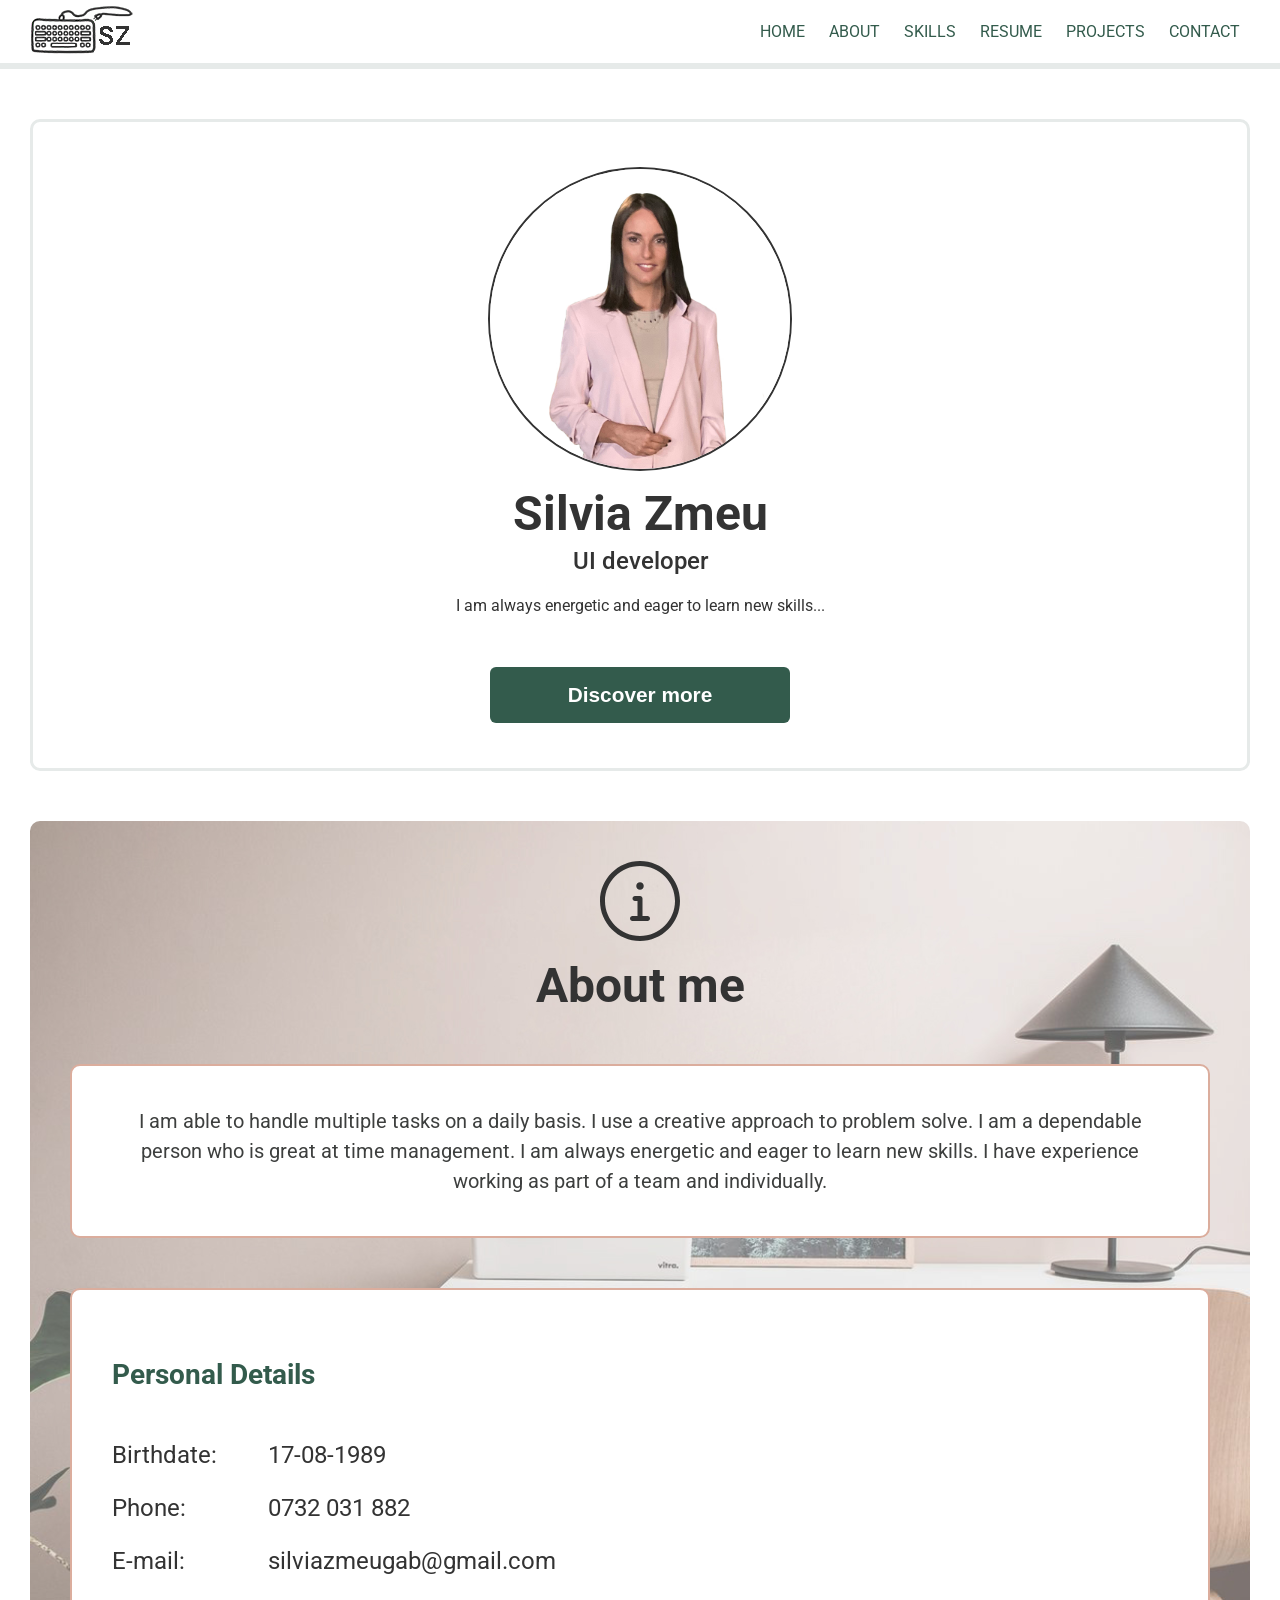
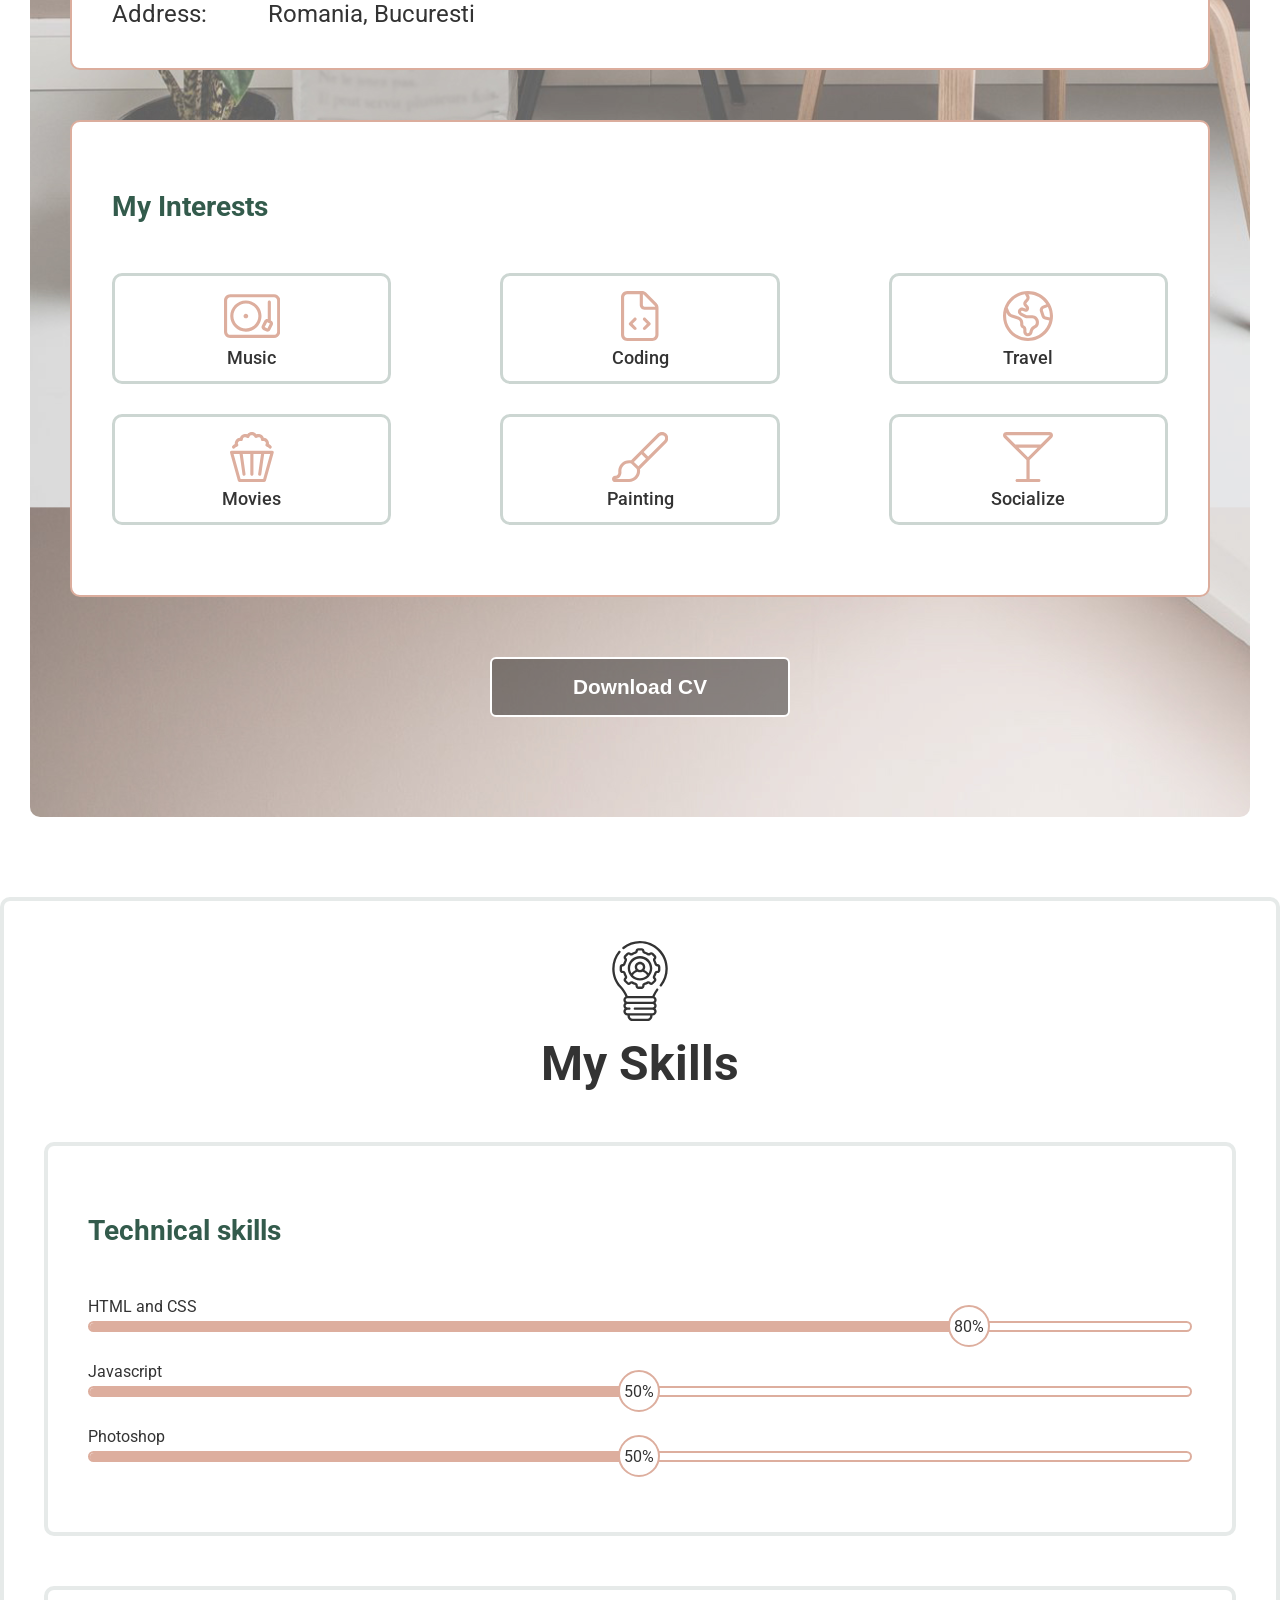
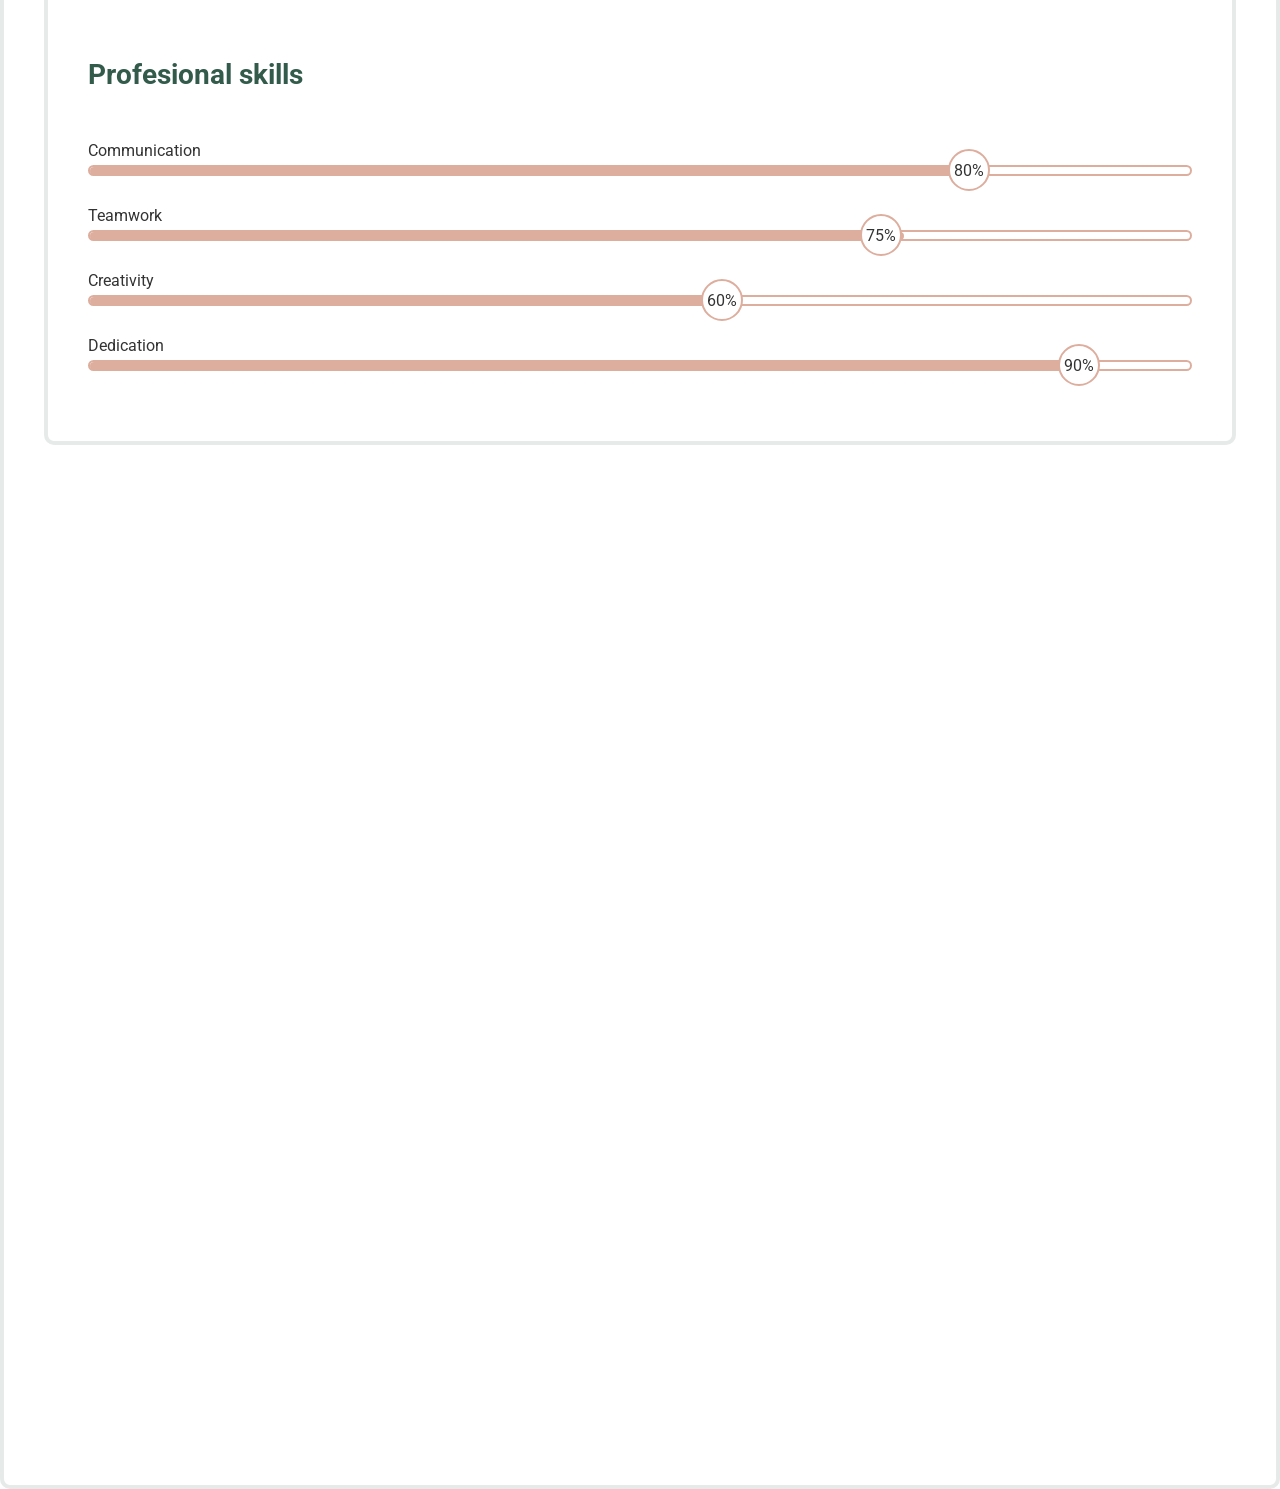
<file: index.html>
<!DOCTYPE html>
<html lang="en">
<head>
    <meta charset="UTF-8">
    <meta http-equiv="X-UA-Compatible" content="IE=edge">
    <meta name="viewport" content="width=device-width, initial-scale=1.0">
    <meta name="viewport" content="width=device-width, initial-scale=1, minimum-scale=1, user-scalable=no">
    <title>Silvia Zmeu</title>
    <link rel="stylesheet" href="style.css">
    <link rel="preconnect" href="https://fonts.googleapis.com">
<link rel="preconnect" href="https://fonts.gstatic.com" crossorigin>
<link href="https://fonts.googleapis.com/css2?family=Roboto:wght@400;500;700&display=swap" rel="stylesheet">
</head>
<body>
    <header class="header">
        <div class="header--desktop">
            <div class="logo__wrapper">
                <a href="" class="logo"> 
                    <img src="images/logo.png" alt="">
                </a>
            </div>
            <nav class="nav nav--global">
                <ul class="nav__list">
                    <li class="nav__item">
                        <a href="index.html" class="nav__link">Home</a>
                    </li>
                    <li class="nav__item">
                        <a href="about.html" class="nav__link">About</a>
                    </li>
                    <li class="nav__item">
                        <a href="skills.html" class="nav__link">Skills</a>
                    </li>
                    <li class="nav__item">
                        <a href="resume.html" class="nav__link">Resume</a>
                    </li>
                    <li class="nav__item">
                        <a href="projects.html" class="nav__link">Projects</a>
                    </li>
                    <li class="nav__item">
                        <a href="contact.html" class="nav__link">Contact</a>
                    </li>
                </ul>
            </nav>
        </div>
        

        <div class="header--mobile">
            <div class="header--mobile__wrapper">
                <div class="logo__wrapper">
                    <a href="" class="logo">
                        <img src="images/logo.png" alt="">
                    </a>
                </div>
                <div class="svg-wrapper">
                    <a href="javascript:void(0);"  onclick="openDropdown()">
                        <svg id="menu" xmlns="http://www.w3.org/2000/svg" viewBox="0 0 448 512"> <path d="M0 80C0 71.16 7.164 64 16 64H432C440.8 64 448 71.16 448 80C448 88.84 440.8 96 432 96H16C7.164 96 0 88.84 0 80zM0 240C0 231.2 7.164 224 16 224H432C440.8 224 448 231.2 448 240C448 248.8 440.8 256 432 256H16C7.164 256 0 248.8 0 240zM432 416H16C7.164 416 0 408.8 0 400C0 391.2 7.164 384 16 384H432C440.8 384 448 391.2 448 400C448 408.8 440.8 416 432 416z"/></svg>    
                        <svg id="close" class="hidden" xmlns="http://www.w3.org/2000/svg" viewBox="0 0 448 512"><path d="M420.7 36.69C426.9 30.44 437.1 30.44 443.3 36.69C449.6 42.93 449.6 53.06 443.3 59.31L246.6 256L443.3 452.7C449.6 458.9 449.6 469.1 443.3 475.3C437.1 481.6 426.9 481.6 420.7 475.3L224 278.6L27.31 475.3C21.07 481.6 10.94 481.6 4.686 475.3C-1.562 469.1-1.562 458.9 4.686 452.7L201.4 256L4.686 59.31C-1.562 53.07-1.562 42.94 4.686 36.69C10.93 30.44 21.06 30.44 27.31 36.69L224 233.4L420.7 36.69z"/></svg>
                    </a>
                </div>
            </div>
            <nav class="dropdown-menu hidden" id="dropdown-menu">
                <ul class="nav__list">
                    <li class="nav__item">
                        <a href="index.html" class="nav__link">Home</a>
                    </li>
                    <li class="nav__item">
                        <a href="about.html" class="nav__link">About</a>
                    </li>
                    <li class="nav__item">
                        <a href="skills.html" class="nav__link">Skills</a>
                    </li>
                    <li class="nav__item">
                        <a href="resume.html" class="nav__link">Resume</a>
                    </li>
                    <li class="nav__item">
                        <a href="projects.html" class="nav__link">Projects</a>
                    </li>
                    <li class="nav__item">
                        <a href="contact.html" class="nav__link">Contact</a>
                    </li>
                </ul>
            </nav>
        </div>
    </header>

    <!--PROFILE-->
    <main>
        <div class="home">
            <div class="home__side-pic home__side-pic--left"> </div>
            <div class="home__profile">
                <div class="home__profile-pic">
                        <img src="/images/profile-800.jpg" alt="">                   
                </div>
                <h3>Silvia Zmeu</h3>
                <h4>UI developer</h4>
                <p>I am always energetic and eager to learn new skills...
                </p>
                <button class="button button--primary">Discover more</button>
            </div>
            <div class="home__side-pic home__side-pic--right"></div>
        </div> 

        <!--ABOUT-->
        <div class="category__container about">
            <div class="category-header">
                <svg xmlns="http://www.w3.org/2000/svg" viewBox="0 0 512 512"><path d="M256 0C114.6 0 0 114.6 0 256s114.6 256 256 256s256-114.6 256-256S397.4 0 256 0zM256 480c-123.5 0-224-100.5-224-224s100.5-224 224-224s224 100.5 224 224S379.5 480 256 480zM256 184c13.25 0 24-10.74 24-24c0-13.25-10.75-24-24-24S232 146.7 232 160C232 173.3 242.7 184 256 184zM304 352h-32V240C272 231.2 264.8 224 256 224H224C215.2 224 208 231.2 208 240S215.2 256 224 256h16v96h-32C199.2 352 192 359.2 192 368C192 376.8 199.2 384 208 384h96c8.836 0 16-7.164 16-16C320 359.2 312.8 352 304 352z"/></svg>           
                <h3 class="category-header__title">About me</h3>
            </div>
            <p>
                I am able to handle multiple tasks on a daily basis.
                I use a creative approach to problem solve.
                I am a dependable person who is great at time management.
                I am always energetic and eager to learn new skills.
                I have experience working as part of a team and individually.
            </p>
            <div class="about__cards">
                <div class="about__personal">
                    <h3>Personal Details</h3>
                    <div>
                        <label for="">Birthdate:</label>
                        <span>17-08-1989</span>
                    </div>
                    <div>
                        <label for="">Phone:</label>
                        <span>0732 031 882</span>
                    </div>
                    <div>   
                        <label for="">E-mail:</label>
                        <span>silviazmeugab@gmail.com</span>
                    </div>
                    <div>
                        <label for="">Address:</label>
                        <span>Romania, Bucuresti</span>
                    </div>
                </div>
                <div class="about__interests">
                    <h3 class="about__interests__title">My Interests</h3>
                    <div class="about__interests__container">
                        <div class="about__interests__item">
                            <svg xmlns="http://www.w3.org/2000/svg" viewBox="0 0 576 512"><path d="M224 232C210.8 232 200 242.8 200 256S210.8 280 224 280S248 269.3 248 256S237.3 232 224 232zM512 32H64C28.63 32 0 60.63 0 96v320c0 35.38 28.62 64 64 64h448c35.38 0 64-28.62 64-64V96C576 60.63 547.4 32 512 32zM544 416c0 17.62-14.38 32-32 32H64c-17.62 0-32-14.38-32-32V96c0-17.62 14.38-32 32-32h448c17.62 0 32 14.38 32 32V416zM224 96C135.6 96 64 167.6 64 256s71.63 160 160 160s160-71.63 160-160S312.4 96 224 96zM224 384c-70.75 0-128-57.25-128-128s57.25-128 128-128s128 57.25 128 128C351.9 326.6 294.6 383.9 224 384zM484.5 304.5L480 302.2V112C480 103.2 472.8 96 464 96S448 103.2 448 112V288c-13.38-2.875-27.12 3.125-34 15l.5001 .25c-4.5 7.374-11.1 21.87-27.12 52.12c-7.887 15.77-1.529 34.96 14.23 42.87l28.64 14.38C434.8 414.9 439.6 416 444.5 416c3.5 0 7-.5 10.25-1.625c8-2.625 14.62-8.5 18.5-16l25.62-50.88C506.8 331.6 500.4 312.4 484.5 304.5zM444.6 384L416 369.8c0 0 23.62-46.75 25.75-50.75l28.5 14.12L444.6 384z"/></svg>
                            <h3>Music</h3>
                        </div>
                        <div class="about__interests__item">
                            <svg xmlns="http://www.w3.org/2000/svg" viewBox="0 0 384 512"><path d="M155.3 276.7c-6.25-6.25-16.38-6.25-22.62 0l-48 48c-6.25 6.25-6.25 16.38 0 22.62l48 48C135.8 398.4 139.9 400 144 400s8.188-1.562 11.31-4.688c6.25-6.25 6.25-16.38 0-22.62L118.6 336l36.69-36.69C161.6 293.1 161.6 282.9 155.3 276.7zM365.3 125.3l-106.5-106.5C246.7 6.742 230.5 0 213.5 0H64C28.65 0 0 28.66 0 64l.0065 384c0 35.34 28.65 64 64 64H320c35.35 0 64-28.66 64-64V170.5C384 153.5 377.3 137.3 365.3 125.3zM224 34.08c4.477 1.562 8.666 3.844 12.12 7.297l106.5 106.5C346.1 151.3 348.4 155.5 349.9 160H240C231.2 160 224 152.8 224 144V34.08zM352 448c0 17.64-14.36 32-32 32H64c-17.64 0-32-14.36-32-32V64c0-17.64 14.36-32 32-32h128v112C192 170.5 213.5 192 240 192H352V448zM228.7 299.3L265.4 336l-36.69 36.69c-6.25 6.25-6.25 16.38 0 22.62C231.8 398.4 235.9 400 240 400s8.188-1.562 11.31-4.688l48-48c6.25-6.25 6.25-16.38 0-22.62l-48-48c-6.25-6.25-16.38-6.25-22.62 0S222.4 293.1 228.7 299.3z"/></svg>                    
                            <h3>Coding</h3>
                        </div>
                        <div class="about__interests__item">
                            <svg xmlns="http://www.w3.org/2000/svg" viewBox="0 0 512 512"><path d="M0 256C0 114.6 114.6 0 256 0C397.4 0 512 114.6 512 256C512 397.4 397.4 512 256 512C114.6 512 0 397.4 0 256zM256 480C363.5 480 453.3 404.3 475 303.2L429.2 291.8C413.2 287.8 400.5 275.1 395.3 260.4L378.4 209.7C370.3 185.6 382.5 159.4 406.1 149.9L444.3 134.6C405 73.82 337.1 33.24 259.6 32.03L266.7 44.48C276.8 62.09 274.7 84.13 261.5 99.53L241.3 123C238.8 125.1 238.8 130.3 241.3 133.3L259.2 154.8C269.1 166.7 270 183.8 261.4 196.7C252.6 209.9 236.1 215.6 221.1 210.6L196.9 202.5C194.5 201.7 191.1 201.9 189.8 202.1C185.2 205.3 183.3 210.9 185.6 215.5L186.3 216.8C187.4 218.9 189.1 220.6 191.2 221.7L237 244.6C241.5 246.8 246.4 247.1 251.3 247.1H300.1C317.1 247.1 333.4 254.7 345.4 266.7L349.3 270.6C361.3 282.6 368 298.9 368 315.9V324.1C368 347.1 355.7 368.3 335.8 379.7L324.2 386.3C315 391.5 308.4 400.3 305.9 410.5L301.5 428.1C296.2 449.2 277.2 464 255.4 464C229.2 464 208 442.8 208 416.6V393.9C208 388.1 205.2 384.5 200.8 382.3C185.6 374.7 176 359.1 176 342.1V327.1C176 310.8 165.4 296.5 149.9 291.6L86.86 271.9C64.9 265 46.96 249.1 37.62 228L34.66 221.4C32.91 232.7 32 244.2 32 255.1C32 379.7 132.3 480 256 480L256 480zM48.02 172.7L66.86 215C72.47 227.7 83.23 237.2 96.41 241.4L159.4 261.1C188.3 270.1 208 296.8 208 327.1V342.1C208 347 210.8 351.5 215.2 353.7C230.4 361.3 240 376.9 240 393.9V416.6C240 425.1 246.9 432 255.4 432C262.5 432 268.7 427.2 270.4 420.3L274.8 402.7C279.5 384.1 291.6 368.1 308.3 358.5L319.9 351.9C329.8 346.2 336 335.6 336 324.1V315.9C336 307.4 332.6 299.3 326.6 293.3L322.7 289.4C316.7 283.4 308.6 280 300.1 280H251.3C241.4 280 231.6 277.7 222.7 273.2L176.8 250.3C168.6 246.2 161.8 239.4 157.7 231.2L157 229.8C146.8 209.4 155.1 184.6 175.5 174.4C185.3 169.5 196.6 168.7 207 172.1L231.2 180.2C232.5 180.7 234 180.2 234.8 178.1C235.5 177.8 235.5 176.3 234.6 175.3L216.7 153.8C204.2 138.8 204.3 117 217.1 102.2L237.2 78.71C241.6 73.58 242.3 66.23 238.9 60.36L224 34.27C143.8 45.74 77.28 99.71 48.02 172.7H48.02zM459.8 162.9L417.1 179.6C410.1 182.8 406 191.5 408.7 199.6L425.6 250.3C427.4 255.5 431.6 259.4 436.9 260.7L479.5 271.4C479.8 266.3 480 261.2 480 256C480 222.8 472.8 191.3 459.8 162.9V162.9z"/></svg>                    
                            <h3>Travel</h3>
                        </div>
                        <div class="about__interests__item">
                            <svg xmlns="http://www.w3.org/2000/svg" viewBox="0 0 448 512"><path d="M444.8 198.3C441.7 194.3 437 192 432 192h-416C11 192 6.281 194.3 3.25 198.3c-3 3.984-4 9.156-2.656 13.97l80 288C82.5 507.2 88.81 512 96 512h256c7.188 0 13.5-4.797 15.41-11.72l80-288C448.8 207.5 447.8 202.3 444.8 198.3zM339.8 480H108.2L37.06 224h61.06l30.04 210.3C129.3 442.3 136.2 448 143.1 448c.75 0 1.531-.0469 2.281-.1562c8.75-1.25 14.84-9.359 13.59-18.11L130.5 224L208 224V432c0 8.844 7.156 16 16 16s16-7.156 16-16V224L317.5 224l-29.39 205.7c-1.25 8.75 4.844 16.86 13.59 18.11C302.5 447.1 303.3 448 304 448c7.812 0 14.66-5.75 15.81-13.73L349.9 224h61.06L339.8 480zM22.41 147.1c5.969-10.73 15.41-19.09 26.72-24.06C47.5 111.3 49.75 99.03 55.94 88.5c9.625-16.83 27.12-27.36 46.31-28.75c5.719-16.83 19.41-30.42 37.44-35.95c11.88-3.844 24.75-3.719 36.5 .125c7.219-10 17.56-17.53 29.59-21.25c25.16-7.547 51.69 1.75 65.81 21.28c11.88-3.922 24.84-4.062 36.91-.2187c18 5.656 31.66 19.27 37.31 36.03c19.16 1.406 36.66 11.95 46.34 28.91c6.062 10.66 8.281 22.69 6.656 34.34c11 4.891 20.34 13.11 26.59 23.73c4.5 7.609 1.938 17.42-5.656 21.89c-7.625 4.422-17.44 1.984-21.91-5.672c-4.375-7.391-12.09-12.23-20.66-12.92c-5.406-.4531-10.22-3.609-12.78-8.391c-2.562-4.797-2.531-10.55 .0938-15.31c3.781-6.844 3.719-15.02-.1562-21.83c-5.438-9.547-17.28-14.64-28.59-12.36c-4.625 1-9.5-.2656-13.19-3.25s-5.875-7.453-5.938-12.2c-.1562-10.14-7.312-19.17-17.81-22.47c-8.344-2.672-17.66-1.172-24.75 4.062c-4.812 3.594-11.28 4.203-16.75 1.469c-4.25-2.141-7.281-6.031-8.375-10.53c-.0625-.2187-.1562-.4375-.2187-.6562C244.4 35.84 229.4 29 215.2 33.28C207.2 35.72 200.9 42 198.4 50.06C196.8 54.97 193 58.83 188.1 60.42C183.2 62.02 177.8 61.17 173.7 58.14c-7-5.094-16.16-6.5-24.38-3.828C138.7 57.56 131.6 66.59 131.4 76.83c-.125 4.734-2.312 9.156-6 12.12C121.7 91.89 116.9 93.16 112.3 92.16C100.9 89.89 89.09 94.97 83.66 104.5c-4 6.781-4.031 15.02-.25 21.66C86.09 130.9 86.19 136.7 83.69 141.5S76.38 149.5 70.97 150c-8.844 .8125-16.75 5.641-20.62 12.61C47.44 167.9 41.97 170.9 36.38 170.9c-2.656 0-5.312-.6406-7.781-2.016C20.88 164.5 18.09 154.8 22.41 147.1z"/></svg>                    
                            <h3>Movies</h3>
                        </div>
                        <div class="about__interests__item">
                            <svg xmlns="http://www.w3.org/2000/svg" viewBox="0 0 576 512"><path d="M557.2 109.3L286.3 380.2C287.4 386.6 288 393.2 288 400C288 461.9 237.9 512 176 512H32C14.33 512 0 497.7 0 480C0 462.3 14.33 448 32 448H36.81C54.44 448 66.4 429.1 64.59 411.6C64.2 407.8 64 403.9 64 400C64 338.1 114.1 288 176 288C182.7 288 189.3 288.6 195.7 289.7L466.7 18.75C491.7-6.248 532.2-6.248 557.2 18.75C582.2 43.74 582.2 84.26 557.2 109.3L557.2 109.3zM489.3 41.37L324.6 206L369.9 251.3L534.5 86.63C547 74.13 547 53.87 534.5 41.37C522 28.88 501.8 28.88 489.3 41.37V41.37zM224.6 306L269.9 351.3L347.3 273.9L302 228.6L224.6 306zM195.9 322.5C189.5 320.9 182.9 320 176 320C131.8 320 96 355.8 96 400C96 402.8 96.14 405.6 96.43 408.3C98.15 425 93.42 441.9 83.96 455.1C74.31 468.5 58 480 36.81 480H176C220.2 480 256 444.2 256 400C256 393.1 255.1 386.5 253.5 380.1L195.9 322.5z"/></svg>                
                            <h3>Painting</h3>
                        </div> 
                         <div class="about__interests__item"> 
                            <svg xmlns="http://www.w3.org/2000/svg" viewBox="0 0 512 512"><path d="M502 57.63C523.3 36.38 508.3 0 478.3 0H33.72C3.711 0-11.29 36.38 9.962 57.63l230 230V480H144c-8.836 0-16 7.164-16 16s7.164 16 16 16h224c8.838 0 16-7.164 16-16S376.8 480 368 480h-95.1V287.6L502 57.63zM480 32l-94.99 96H126.1L32 32H480zM256 258.4L158.7 160h194.7L256 258.4z"/></svg>                    
                            <h3>Socialize</h3>
                        </div>
                    </div>
                </div>     
            </div>
            <button class="button button--secondary">Download CV</button>
        </div>

         <!--SKILLS-->
        <div class="category__container skills">
            <div class="category-header">
                <svg id="Capa_1" enable-background="new 0 0 512 512" height="512" viewBox="0 0 512 512" width="" xmlns="http://www.w3.org/2000/svg"><g><path d="m386.372 165.925c0-10.2-8.299-18.499-18.499-18.499h-1.242c-1.589 0-2.96-1.085-3.41-2.701-2.133-7.646-5.101-15.084-8.824-22.107-.765-1.442-.544-3.146.551-4.239l.633-.633c7.212-7.213 7.212-18.95 0-26.162l-14.785-14.784c-7.229-7.229-18.932-7.231-26.162 0l-.138.138c-1.12 1.119-2.85 1.325-4.311.509-7.212-4.026-14.878-7.244-22.785-9.564-1.44-.423-2.446-1.793-2.446-3.377 0-10.201-8.298-18.499-18.498-18.499h-20.908c-10.201 0-18.499 8.299-18.499 18.543 0 1.54-1.006 2.91-2.445 3.333-7.908 2.321-15.574 5.539-22.785 9.564-1.46.814-3.192.611-4.32-.518l-.13-.129c-7.223-7.223-18.932-7.231-26.161 0l-14.784 14.783c-7.229 7.229-7.231 18.931 0 26.162l.633.633c1.093 1.094 1.314 2.798.55 4.239-3.723 7.021-6.692 14.459-8.824 22.106-.451 1.616-1.821 2.702-3.41 2.702h-1.243c-10.201 0-18.499 8.299-18.499 18.499v20.907c0 10.201 8.299 18.499 18.499 18.499h2.228c1.538 0 2.897 1.04 3.381 2.589 2.293 7.342 5.37 14.474 9.145 21.197.727 1.295.464 2.97-.639 4.073l-1.821 1.82c-7.229 7.229-7.231 18.931 0 26.162l14.783 14.783c7.228 7.228 18.931 7.232 26.161 0l2.315-2.314c1.078-1.079 2.725-1.357 4.005-.674 6.659 3.551 13.701 6.428 20.93 8.548 1.432.42 2.431 1.813 2.431 3.389v3.346c0 10.2 8.299 18.499 18.499 18.499h20.908c10.2 0 18.498-8.299 18.498-18.499v-3.346c0-1.576 1-2.969 2.431-3.389 7.23-2.121 14.272-4.997 20.93-8.548 1.279-.682 2.927-.405 4.006.675l2.313 2.313c7.228 7.229 18.931 7.231 26.163 0l14.784-14.784c7.212-7.213 7.212-18.949-.001-26.162l-1.82-1.819c-1.103-1.104-1.367-2.78-.641-4.073 3.775-6.721 6.852-13.853 9.147-21.199.483-1.548 1.842-2.588 3.38-2.588h2.228c10.2 0 18.499-8.299 18.499-18.499v-20.905zm-14.999 20.907c0 1.931-1.57 3.501-3.501 3.501h-2.228c-8.135 0-15.248 5.271-17.697 13.115-1.983 6.349-4.643 12.515-7.908 18.326-4.003 7.13-2.723 16.186 3.113 22.024l1.82 1.82c1.365 1.365 1.365 3.586 0 4.951l-14.783 14.783c-1.367 1.367-3.583 1.369-4.952 0l-2.313-2.313c-5.705-5.706-14.617-7.066-21.669-3.303-5.756 3.07-11.844 5.556-18.094 7.39-7.777 2.281-13.208 9.593-13.208 17.781v3.346c0 1.93-1.57 3.5-3.5 3.5h-20.908c-1.931 0-3.501-1.57-3.501-3.5v-3.346c0-8.188-5.432-15.5-13.208-17.781-6.248-1.833-12.335-4.319-18.093-7.39-2.667-1.422-5.599-2.113-8.523-2.113-4.809 0-9.597 1.867-13.145 5.415l-2.315 2.314c-1.366 1.366-3.581 1.368-4.95 0l-14.784-14.783c-1.366-1.367-1.368-3.582 0-4.951l1.821-1.821c5.836-5.836 7.116-14.892 3.112-22.023-3.264-5.813-5.924-11.979-7.907-18.326-2.45-7.845-9.562-13.116-17.697-13.116h-2.228c-1.93 0-3.501-1.57-3.501-3.501v-20.907c0-1.93 1.57-3.5 3.501-3.5h1.243c8.269 0 15.612-5.622 17.857-13.671 1.844-6.61 4.41-13.039 7.629-19.11 3.87-7.3 2.585-16.089-3.196-21.87l-.633-.633c-1.366-1.367-1.368-3.582 0-4.951l14.784-14.784c.892-.892 1.933-1.025 2.474-1.025s1.583.133 2.485 1.035l.129.129c5.821 5.822 14.962 7.056 22.228 3 6.235-3.481 12.863-6.263 19.698-8.269 7.784-2.284 13.22-9.573 13.22-17.769 0-1.931 1.57-3.501 3.501-3.501h20.908c1.93 0 3.5 1.57 3.5 3.545 0 8.151 5.437 15.44 13.222 17.725 6.834 2.005 13.462 4.787 19.698 8.268 7.265 4.055 16.406 2.822 22.228-2.999l.139-.139c1.365-1.366 3.583-1.368 4.95 0l14.784 14.784c1.365 1.365 1.365 3.586 0 4.951l-.632.632c-5.783 5.782-7.067 14.571-3.197 21.871 3.218 6.071 5.786 12.501 7.628 19.11 2.245 8.049 9.588 13.671 17.858 13.671h1.242c1.931 0 3.501 1.57 3.501 3.5v20.908z"></path><path d="m256 96.26c-43.25 0-78.437 35.187-78.437 78.437 0 43.311 35.298 78.437 78.437 78.437 43.144 0 78.437-35.132 78.437-78.437 0-43.25-35.187-78.437-78.437-78.437zm0 141.876c-17.739 0-33.792-7.328-45.316-19.104 6.929-10.753 17.429-18.719 29.671-22.424 4.679 2.462 10 3.864 15.645 3.864s10.965-1.401 15.645-3.864c12.243 3.705 22.743 11.671 29.672 22.424-11.525 11.776-27.578 19.104-45.317 19.104zm-18.715-71.379c0-10.319 8.395-18.715 18.715-18.715s18.715 8.395 18.715 18.715c0 10.319-8.396 18.715-18.715 18.715s-18.715-8.395-18.715-18.715zm73.561 39.76c-6.999-9.208-16.188-16.494-26.717-21.204 3.526-5.327 5.586-11.704 5.586-18.556 0-18.59-15.124-33.714-33.714-33.714s-33.714 15.124-33.714 33.714c0 6.852 2.06 13.229 5.585 18.556-10.529 4.71-19.719 11.996-26.718 21.205-5.453-9.362-8.593-20.228-8.593-31.82 0-34.98 28.459-63.439 63.439-63.439s63.438 28.459 63.438 63.439c0 11.592-3.14 22.458-8.592 31.819z"></path><path d="m381.263 51.619c-33.873-33.629-78.869-51.966-126.577-51.614-40.215.291-78.124 13.808-109.628 39.09-3.231 2.593-3.748 7.312-1.156 10.543 2.593 3.229 7.312 3.748 10.543 1.155 28.845-23.148 63.545-35.523 100.35-35.789 43.742-.321 84.886 16.467 115.901 47.259 31.02 30.796 48.102 71.827 48.102 115.534 0 37.393-12.329 72.551-35.653 101.675-2.59 3.233-2.068 7.952 1.165 10.542 1.384 1.108 3.039 1.646 4.683 1.646 2.199 0 4.378-.962 5.858-2.812 25.115-31.358 38.946-70.796 38.946-111.051 0-47.734-18.657-92.545-52.534-126.178z"></path><path d="m370.942 305.203c-3.34-2.448-8.034-1.728-10.483 1.613-10.254 13.982-18.897 29.084-25.775 44.942h-157.261c-10.179-23.552-24.116-45.067-41.482-64.018-27.38-29.877-42.557-68.659-42.737-109.203-.168-37.868 13.102-74.882 37.368-104.22 2.64-3.192 2.192-7.919-.999-10.558-3.192-2.641-7.919-2.192-10.558.999-26.5 32.041-40.993 72.472-40.809 113.846.196 44.281 16.774 86.638 46.678 119.27 15.624 17.05 28.269 36.327 37.681 57.379-7.727 4.488-12.939 12.851-12.939 22.412 0 7.193 2.949 13.709 7.698 18.407-4.749 4.699-7.698 11.214-7.698 18.407s2.949 13.708 7.698 18.407c-4.749 4.699-7.698 11.214-7.698 18.407 0 14.284 11.622 25.906 25.906 25.906h.477v2.098c0 18.033 14.671 32.704 32.704 32.704h94.576c18.034 0 32.704-14.671 32.704-32.704v-2.098h.477c14.285 0 25.906-11.622 25.906-25.906 0-7.193-2.948-13.708-7.698-18.407 4.749-4.699 7.698-11.214 7.698-18.407s-2.948-13.708-7.698-18.407c4.749-4.699 7.698-11.214 7.698-18.407 0-9.532-5.178-17.872-12.866-22.371 6.253-13.946 13.978-27.243 23.045-39.608 2.449-3.341 1.726-8.034-1.613-10.483zm-49.948 174.093c0 9.763-7.943 17.706-17.706 17.706h-94.576c-9.763 0-17.706-7.943-17.706-17.706v-2.098h129.987v2.098zm-97.818-38.912h113.293c6.014 0 10.907 4.893 10.907 10.907s-4.893 10.907-10.907 10.907h-160.938c-6.014 0-10.907-4.893-10.907-10.907s4.893-10.907 10.907-10.907h12.585c4.142 0 7.499-3.358 7.499-7.499s-3.358-7.499-7.499-7.499h-12.585c-6.014 0-10.907-4.893-10.907-10.907s4.893-10.907 10.907-10.907h160.938c6.014 0 10.907 4.893 10.907 10.907s-4.893 10.907-10.907 10.907h-113.293c-4.142 0-7.499 3.358-7.499 7.499s3.357 7.499 7.499 7.499zm113.293-51.812h-160.938c-6.014 0-10.907-4.893-10.907-10.908 0-5.327 3.841-9.767 8.898-10.714.161-.021.323-.042.484-.074.5-.07 1.007-.12 1.526-.12h160.938c.544 0 1.075.053 1.599.131.167.033.334.055.501.077 5.012.982 8.807 5.404 8.807 10.7-.001 6.015-4.894 10.908-10.908 10.908z"></path></g></svg> 
                <h3 class="category-header__title">My Skills</h3>
            <div class="skills__cards">
                <div class="skills__tech">
                    <h3>Technical skills</h3>
                    <div>
                        <div class="skills__tech__item">
                            <p>HTML and CSS</p>
                            <div class="skills__tech__wrapper ">
                               <span class="amount amount--html"></span> 
                               <span class="bubble bubble--html">80%</span>
                            </div>
                        </div>
                        <div class="skills__tech__item">
                            <p>Javascript</p>
                            <div class="skills__tech__wrapper">
                               <span class="amount amount--js"></span> 
                               <span class="bubble bubble--js">50%</span>
                            </div>
                        </div>
                        <div class="skills__tech__item">
                            <p>Photoshop</p>
                            <div class="skills__tech__wrapper">
                               <span class="amount amount--psd"></span> 
                               <span class="bubble bubble--psd">50%</span>
                            </div>
                        </div>
                    </div>
                </div>
                <div class="skills__prof">
                    <h3>Profesional skills</h3>
                    <div>
                        <div class="skills__tech__item">
                            <p>Communication</p>
                            <div class="skills__tech__wrapper ">
                               <span class="amount amount--communication"></span> 
                               <span class="bubble bubble--communication">80%</span>
                            </div>
                        </div>
                        <div class="skills__tech__item">
                            <p>Teamwork</p>
                            <div class="skills__tech__wrapper">
                               <span class="amount amount--team-work"></span> 
                               <span class="bubble bubble--team-work">75%</span>
                            </div>
                        </div>
                        <div class="skills__tech__item">
                            <p>Creativity</p>
                            <div class="skills__tech__wrapper">
                               <span class="amount amount--creativity"></span> 
                               <span class="bubble bubble--creativity">60%</span>
                            </div>
                        </div>
                        <div class="skills__tech__item">
                            <p>Dedication</p>
                            <div class="skills__tech__wrapper">
                               <span class="amount amount--dedication"></span> 
                               <span class="bubble bubble--dedication">90%</span>
                            </div>
                        </div>
                    </div>
                </div>
            </div>
           
        </div>


        <div style="height:1000px"></div>
    </main>
   





    <footer>

    </footer>

    <script>
        function openDropdown() {
            var element = document.getElementById("dropdown-menu");
              element.classList.toggle("hidden");

            var element = document.getElementById("close");
            element.classList.toggle("hidden");

            var element = document.getElementById("menu");
            element.classList.toggle("hidden");
               
        }
    </script>
</body>
</file>
<file: style.css>
body {
  background: #fff;
  margin: 0;
  padding: 0;
  font-family: 'Roboto', sans-serif;
  color: #333;
  font-size: 16px;
}

.hidden {
  display: none;
}

.button {
  padding: 1rem;
  text-align: center;
  border: 0;
  width: 300px;
  border-radius: 6px;
  font-size: 1.3rem;
  font-weight: 700;
}

.button:hover {
  cursor: pointer;
}

.button--primary {
  background-color: #335b4c;
  color: #fff;
}

.button--primary:hover {
  background-color: #003220;
}

.button--secondary {
  background-color: rgba(0, 0, 0, 0.2);
  color: #fff;
  border: 2px solid #fff;
}

.button--secondary:hover {
  background-color: rgba(0, 0, 0, 0.4);
}

.header--desktop {
  display: -webkit-box;
  display: -ms-flexbox;
  display: flex;
  -webkit-box-pack: justify;
      -ms-flex-pack: justify;
          justify-content: space-between;
  -webkit-box-align: center;
      -ms-flex-align: center;
          align-items: center;
  border-bottom: 6px solid #e6eae9;
}

.header--desktop .logo {
  padding-left: 100px;
}

.header--desktop .nav__list {
  margin: 0;
  padding: 0 100px 0 0;
}

.header--desktop .nav__item {
  display: inline-block;
  padding: 22px 10px;
}

.header--desktop .nav__item:hover {
  background: #ccd6d2;
}

.header--desktop .nav__link {
  text-decoration: none;
  text-transform: uppercase;
  color: #335b4c;
}

main {
  padding: 0 100px;
}

.home {
  margin-top: 80px;
  display: -webkit-box;
  display: -ms-flexbox;
  display: flex;
  -webkit-box-pack: justify;
      -ms-flex-pack: justify;
          justify-content: space-between;
  -webkit-box-align: stretch;
      -ms-flex-align: stretch;
          align-items: stretch;
}

.home__side-pic {
  width: 30%;
  background-size: cover;
  border-radius: 10px;
  border: 3px solid #e6eae9;
}

.home__side-pic--left {
  background-image: url("images/desk.jpg");
}

.home__side-pic--right {
  background-image: url("images/desk2.jpg");
}

.home__side-pic img {
  width: 100%;
  border-radius: 10px;
}

.home__profile {
  border: 3px solid #e6eae9;
  width: 30%;
  border-radius: 10px;
  display: -webkit-box;
  display: -ms-flexbox;
  display: flex;
  -webkit-box-orient: vertical;
  -webkit-box-direction: normal;
      -ms-flex-direction: column;
          flex-direction: column;
  -webkit-box-align: center;
      -ms-flex-align: center;
          align-items: center;
  padding: 45px;
  color: #333;
  -ms-flex-pack: distribute;
      justify-content: space-around;
}

.home__profile-pic {
  -webkit-box-pack: start;
      -ms-flex-pack: start;
          justify-content: flex-start;
}

.home__profile-pic img {
  height: 300px;
  width: auto;
  border-radius: 100%;
  border: 2px solid  #333;
}

.home__profile h3 {
  font-size: 48px;
  margin: 10px 0 0;
  -webkit-box-pack: start;
      -ms-flex-pack: start;
          justify-content: flex-start;
}

.home__profile h4 {
  font-size: 24px;
  margin: 5px 0 0;
  font-weight: 500;
  -webkit-box-pack: start;
      -ms-flex-pack: start;
          justify-content: flex-start;
}

.home__profile p {
  font-size: 16px;
  padding: 0 20px;
  line-height: 22px;
  margin-bottom: 0;
  margin-top: 20px;
  text-align: center;
  -webkit-box-pack: start;
      -ms-flex-pack: start;
          justify-content: flex-start;
}

.home__profile button {
  margin-top: 50px;
  justify-self: flex-end;
}

.category__container {
  border-radius: 10px;
  padding: 75px;
  margin-top: 80px;
}

.category-header {
  margin: auto;
  border-radius: 10px;
  text-align: center;
}

.category-header svg {
  height: 80px;
  fill: #333;
}

.category-header__title {
  font-size: 48px;
  margin: 10px 0 50px;
  color: #333;
}

.about {
  text-align: center;
  font-size: 24px;
  background-image: url("images/desk4.jpg");
  background-size: cover;
  background-position-y: -322px;
}

.about p {
  margin: 0 auto 80px;
  color: #3d3f3e;
  border: 2px solid #dbad9d;
  border-radius: 10px;
  padding: 40px;
  background: #fff;
  font-size: 20px;
  line-height: 30px;
}

.about__cards {
  display: -webkit-box;
  display: -ms-flexbox;
  display: flex;
  margin: 40px auto 0;
  -webkit-box-pack: justify;
      -ms-flex-pack: justify;
          justify-content: space-between;
}

.about__personal {
  width: 40%;
  text-align: left;
  border: 2px solid #dbad9d;
  border-radius: 10px;
  padding: 40px;
  background: #fff;
}

.about__personal h3 {
  margin-bottom: 50px;
  color: #335b4c;
  font-size: 28px;
}

.about__personal div {
  margin-top: 25px;
}

.about__personal label {
  display: inline-block;
  width: 150px;
}

.about__interests {
  width: 40%;
  border: 2px solid #dbad9d;
  border-radius: 10px;
  padding: 40px;
  text-align: left;
  background: #fff;
}

.about__interests__title {
  margin-bottom: 50px;
  color: #335b4c;
  font-size: 28px;
}

.about__interests__container {
  display: -webkit-box;
  display: -ms-flexbox;
  display: flex;
  -ms-flex-wrap: wrap;
      flex-wrap: wrap;
  -webkit-box-pack: justify;
      -ms-flex-pack: justify;
          justify-content: space-between;
}

.about__interests__item {
  width: 24%;
  display: inline-block;
  margin-bottom: 30px;
  text-align: center;
  padding: 15px 10px 13px;
  border-radius: 10px;
  border: 3px solid #ccd6d2;
}

.about__interests__item h3 {
  margin: 0;
  font-size: 18px;
  font-weight: 500;
}

.about__interests__item svg {
  height: 50px;
  fill: #ddae9e;
}

.about .button--secondary {
  margin-top: 100px;
}

.skills {
  border: 4px solid #e6eae9;
}

.skills__cards {
  display: -webkit-box;
  display: -ms-flexbox;
  display: flex;
  margin: 40px auto 0;
  -webkit-box-pack: justify;
      -ms-flex-pack: justify;
          justify-content: space-between;
}

.skills__cards h3 {
  font-size: 28px;
  color: #335b4c;
}

.skills__tech {
  width: 40%;
  text-align: left;
  background: #fff;
  border-radius: 10px;
  padding: 40px;
  border: 4px solid #e6eae9;
}

.skills__tech h3 {
  margin-bottom: 50px;
}

.skills__tech div {
  margin-bottom: 30px;
}

.skills__tech__item p {
  font-size: 16px;
  margin: 0 0 5px;
}

.skills__tech__item .amount {
  position: absolute;
  left: 0;
  height: 8px;
  background: #ddae9e;
  border-radius: 8px;
}

.skills__tech__item .amount--html {
  width: 79%;
}

.skills__tech__item .amount--js {
  width: 49%;
}

.skills__tech__item .amount--psd {
  width: 49%;
}

.skills__tech__item .amount--communication {
  width: 79%;
}

.skills__tech__item .amount--team-work {
  width: 74%;
}

.skills__tech__item .amount--creativity {
  width: 59%;
}

.skills__tech__item .amount--dedication {
  width: 89%;
}

.skills__tech__item .bubble {
  position: absolute;
  height: 30px;
  width: 30px;
  background: #fff;
  border-radius: 100%;
  bottom: -17px;
  display: -webkit-box;
  display: -ms-flexbox;
  display: flex;
  -webkit-box-align: center;
      -ms-flex-align: center;
          align-items: center;
  -webkit-box-pack: center;
      -ms-flex-pack: center;
          justify-content: center;
  padding: 4px;
  border: 2px solid #ddae9e;
}

.skills__tech__item .bubble--html {
  left: 78%;
}

.skills__tech__item .bubble--js {
  left: 48%;
}

.skills__tech__item .bubble--psd {
  left: 48%;
}

.skills__tech__item .bubble--communication {
  left: 78%;
}

.skills__tech__item .bubble--team-work {
  left: 70%;
}

.skills__tech__item .bubble--creativity {
  left: 55.5%;
}

.skills__tech__item .bubble--dedication {
  left: 88%;
}

.skills__tech__wrapper {
  position: relative;
  height: 7px;
  background: #fff;
  border-radius: 8px;
  border: 2px solid #ddae9e;
}

.skills__prof {
  width: 40%;
  background: #fff;
  border-radius: 10px;
  padding: 40px;
  text-align: left;
  border: 4px solid #e6eae9;
}

.skills__prof div {
  margin-bottom: 30px;
}

.skills__prof h3 {
  margin-bottom: 50px;
}

.header--mobile {
  display: none;
}

.header--mobile__wrapper {
  display: none;
  background: #e6eae9;
  -webkit-box-pack: justify;
      -ms-flex-pack: justify;
          justify-content: space-between;
  padding: 16px 17px 0 10px;
}

.header--mobile__wrapper svg {
  height: 50px;
  width: 50px;
  fill: #335b4c;
}

.header--mobile .nav__list {
  margin: 0;
  padding: 0;
}

.header--mobile .nav__item {
  padding: 22px 40px;
  border-bottom: 1px solid #ccd6d2;
}

.header--mobile .nav__link {
  text-decoration: none;
  text-transform: uppercase;
  color: #335b4c;
}

@media screen and (max-width: 1300px) {
  .header .logo {
    padding-left: 30px;
  }
  .header .nav__list {
    padding: 0 30px 0 0;
  }
  main {
    padding: 0;
  }
  .category__container {
    padding: 40px;
  }
  .home {
    -webkit-box-orient: vertical;
    -webkit-box-direction: normal;
        -ms-flex-direction: column;
            flex-direction: column;
    margin: 50px 30px;
  }
  .home__side-pic {
    display: none;
  }
  .home__profile {
    width: auto;
  }
  .home__content p {
    padding: 0 20px;
    margin-bottom: 10px;
    margin-top: 0px;
  }
  .home__content button {
    background-color: #335b4c;
    color: #fff;
    padding: 16px;
    text-align: center;
    border: 0;
    width: 300px;
    border-radius: 6px;
  }
  .about {
    -webkit-box-orient: vertical;
    -webkit-box-direction: normal;
        -ms-flex-direction: column;
            flex-direction: column;
    margin: 50px 30px;
  }
  .about p {
    margin: 0;
    width: auto;
  }
  .about__cards {
    -webkit-box-orient: vertical;
    -webkit-box-direction: normal;
        -ms-flex-direction: column;
            flex-direction: column;
    width: auto;
    margin: 0;
  }
  .about__personal, .about__interests {
    width: auto;
    margin-top: 50px;
  }
  .about .button--secondary {
    margin-top: 60px;
    margin-bottom: 60px;
    background-color: rgba(0, 0, 0, 0.4);
  }
  .skills__cards {
    -webkit-box-orient: vertical;
    -webkit-box-direction: normal;
        -ms-flex-direction: column;
            flex-direction: column;
    width: auto;
  }
  .skills__tech {
    width: auto;
  }
  .skills__prof {
    width: auto;
    margin-top: 50px;
  }
}

@media screen and (max-width: 700px) {
  body {
    font-size: 14px;
  }
  .header--desktop {
    display: none;
  }
  .header--mobile {
    display: block;
  }
  .header--mobile__wrapper {
    display: -webkit-box;
    display: -ms-flexbox;
    display: flex;
  }
}

@media screen and (min-width: 1300px) and (max-width: 1750px) {
  .home__profile__content h3, .home__profile__content p {
    display: none;
  }
}
/*# sourceMappingURL=style.css.map */
</file>
